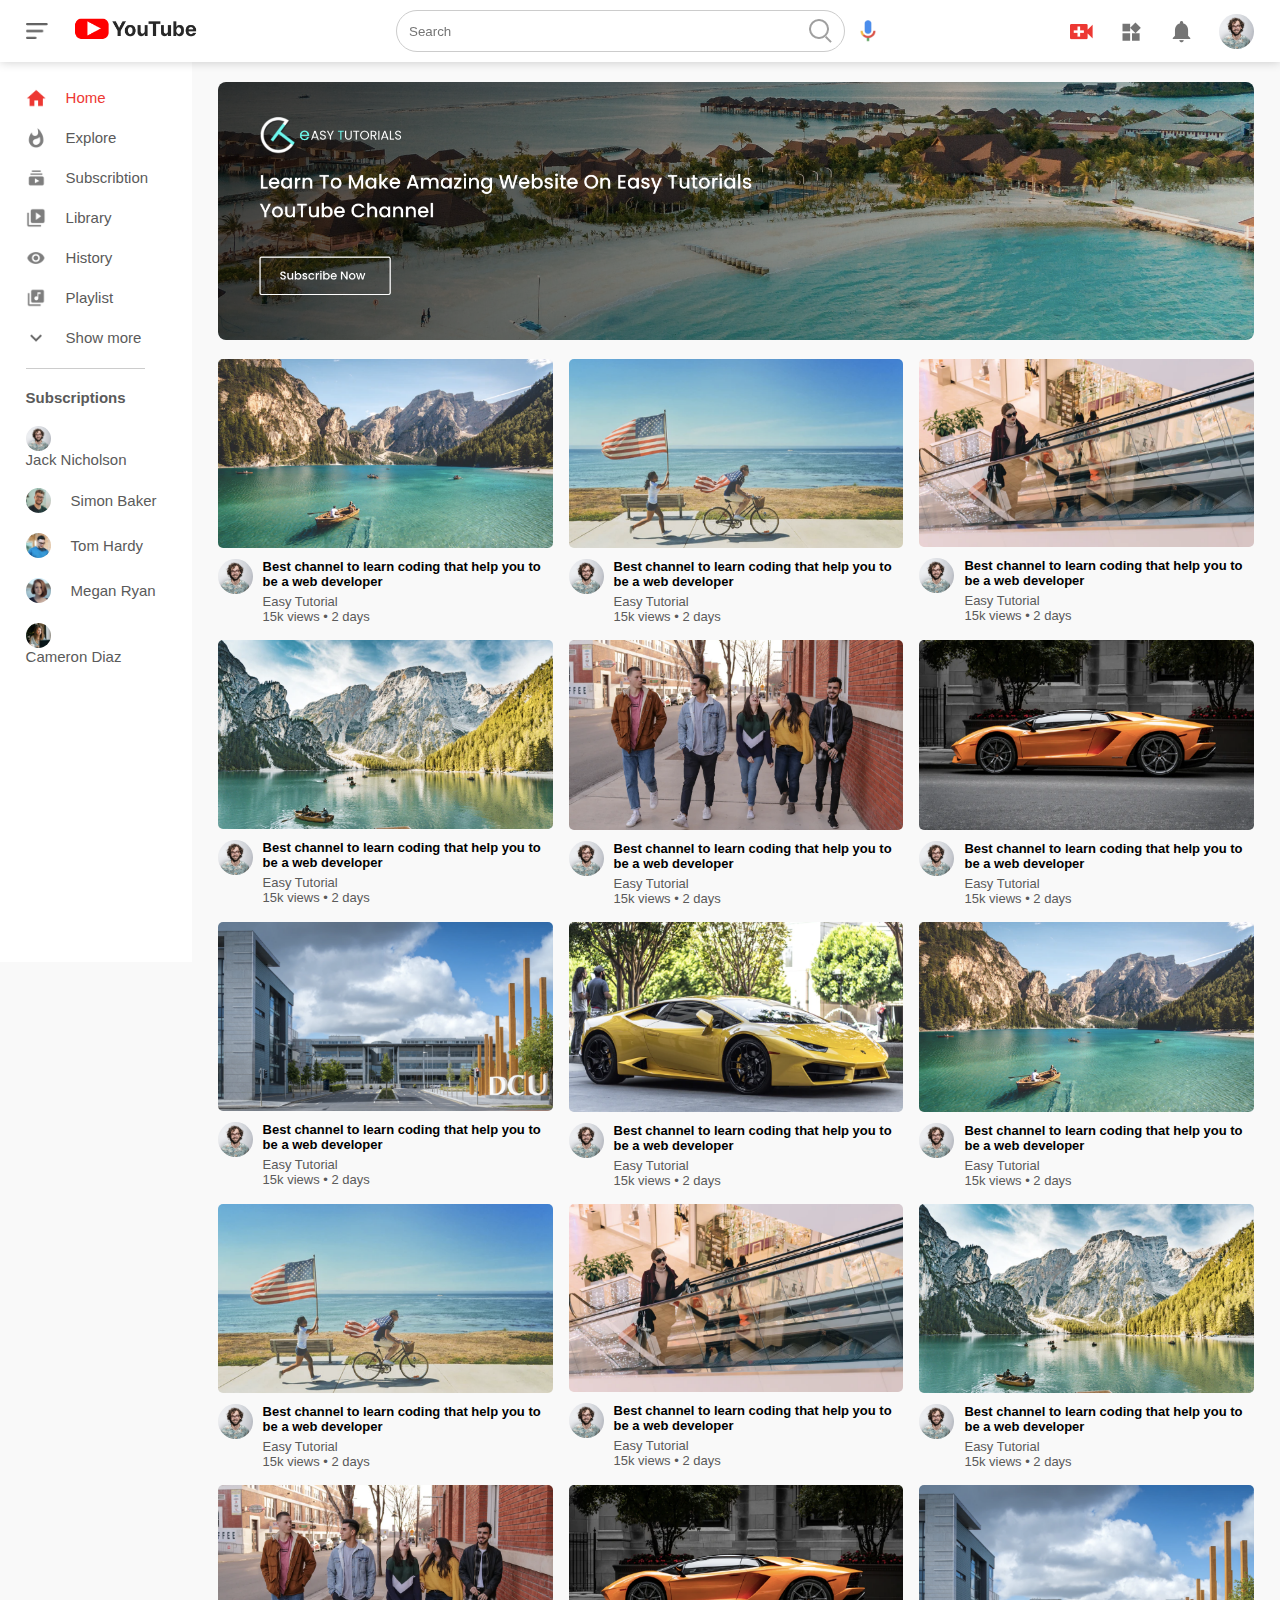
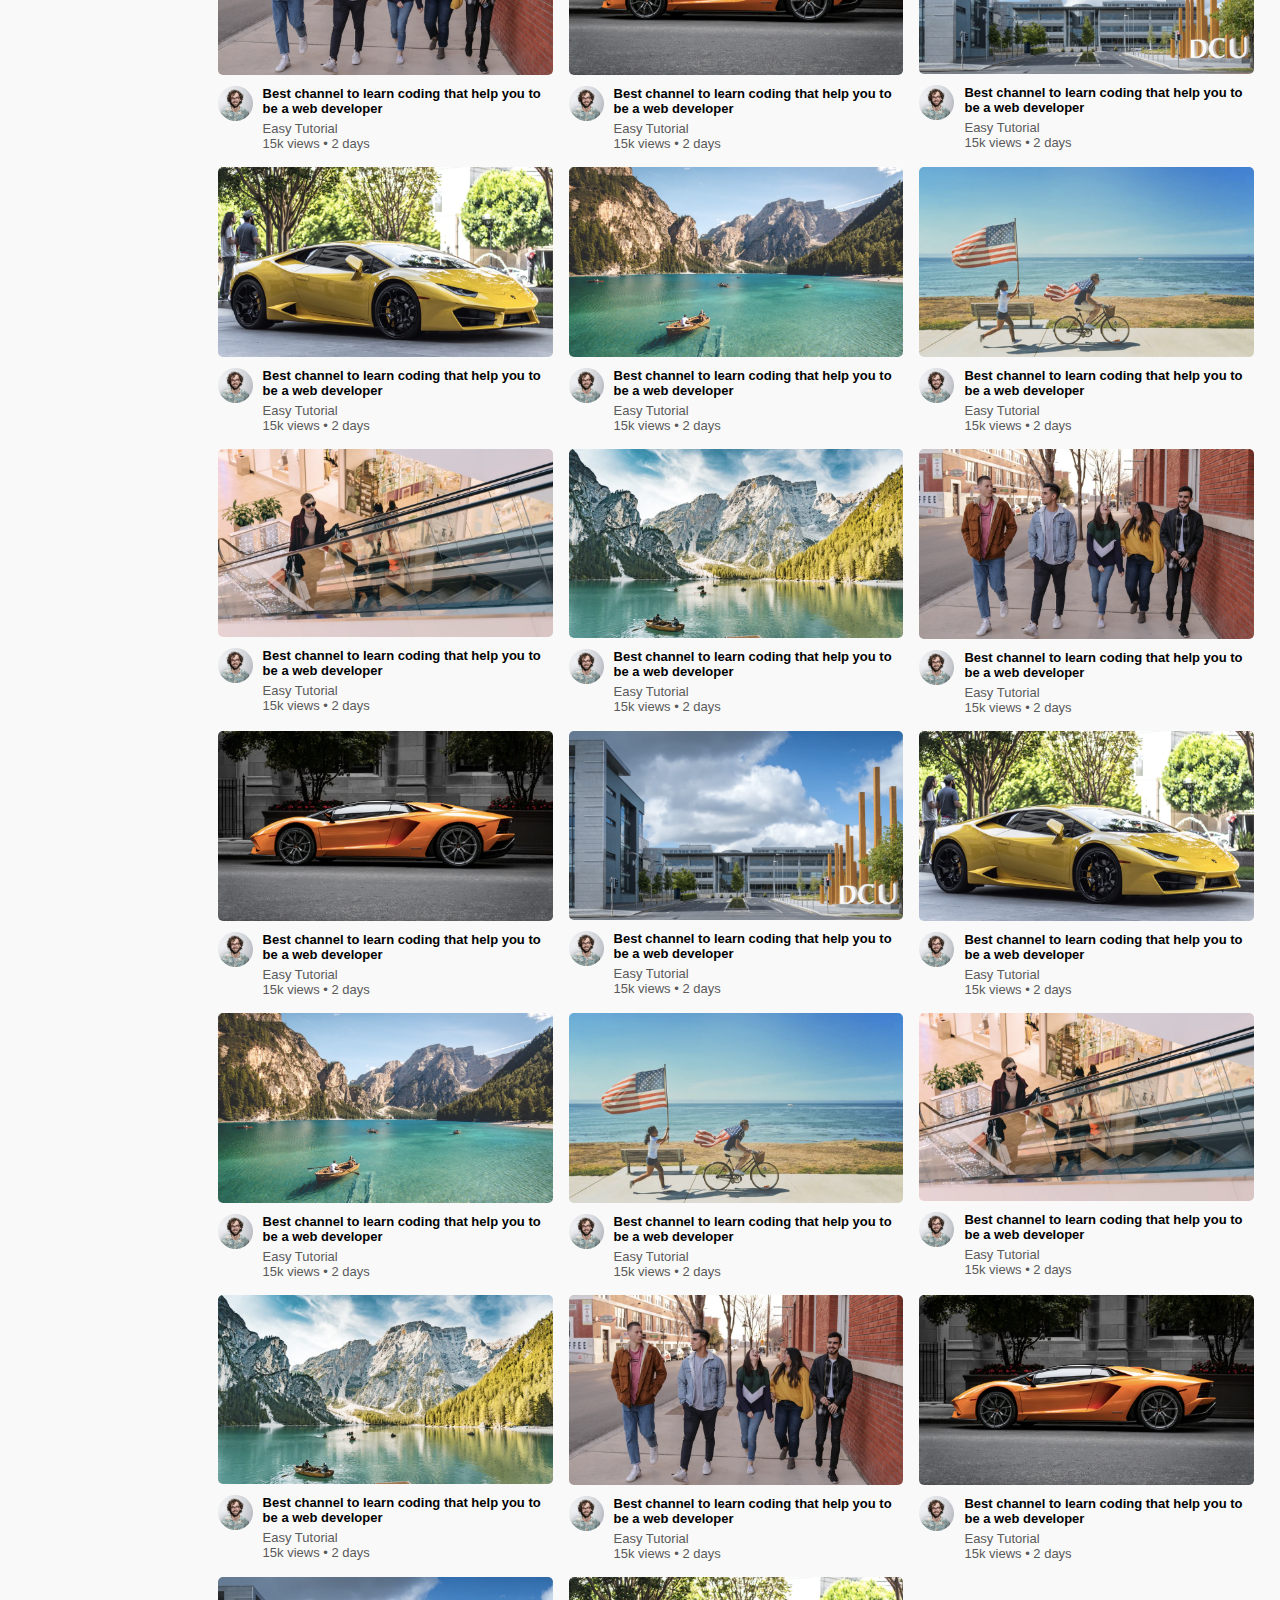
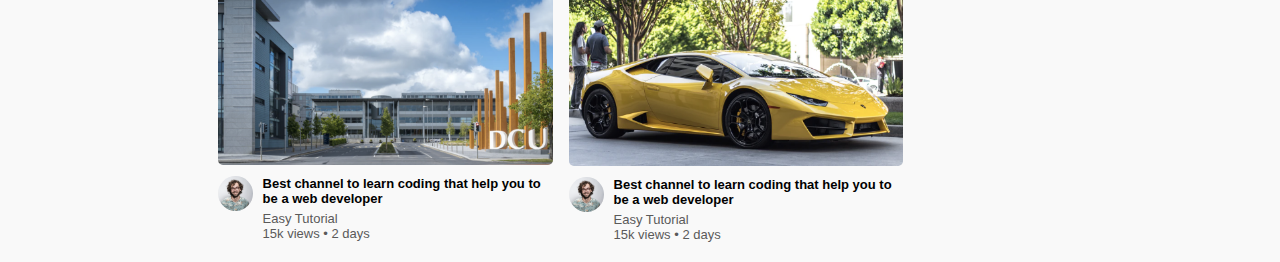
<file: index.html>
<!DOCTYPE html>
<html lang="en">
<head>
    <meta charset="UTF-8">
    <meta name="viewport" content="width=device-width, initial-scale=1.0">
    <title>Youtube</title>
    <link rel="shortcut icon" href="images/youtube-logo-hd-8.png" type="image/x-icon">
    <link rel="stylesheet" href="style.css">
</head>
<body>
    
      <!----Nav-->

   <nav class="flex-div">
    <div class="nav-left flex-div">
        <img src="images/menu.png" class="menu-icon">
       <a href="index.html"><img src="images/logo1.png" class="logo"></a> 

    </div>
    <div class="nav-middle flex-div">
        <div class="search-box flex-div">
           <input type="text" placeholder="Search">
           <img src="images/search.png">   

        </div>
        <img src="images/voice-search.png" class="mic-icon">

    </div>
    <div class="nav-right flex-div">
        <img src="images/upload.png">
        <img src="images/more.png">
        <img src="images/notification.png">
        <img src="images/Jack.png" class="user-icon">
    </div>

   </nav>

   <!----sidebar------>
    <div class="sidebar">
        <div class="shortcut-links">
            <a href=""><img src="images/home.png" alt=""><p>Home</p></a>
            <a href=""><img src="images/explore.png" alt=""><p>Explore</p></a>
            <a href=""><img src="images/subscriprion.png" alt=""><p>Subscribtion</p></a>
            <a href=""><img src="images/library.png" alt=""><p>Library</p></a>
            <a href=""><img src="images/history.png" alt=""><p>History</p></a>
            <a href=""><img src="images/playlist.png" alt=""><p>Playlist</p></a>
            <a href=""><img src="images/show-more.png" alt=""><p>Show more</p></a>
            <hr>


        </div>
        <div class="subscribed-list">
            <h3>Subscriptions</h3>
            <a href=""><img src="images/Jack.png" alt=""><p>Jack Nicholson</p></a>
            <a href=""><img src="images/simon.png" alt=""><p>Simon Baker</p></a>
            <a href=""><img src="images/tom.png" alt=""><p>Tom Hardy</p></a>
            <a href=""><img src="images/megan.png" alt=""><p>Megan Ryan</p></a>
            <a href=""><img src="images/cameron.png" alt=""><p>Cameron Diaz</p></a>
        </div>
    </div>

    <!----Main-->
    <div class="container">
        <div class="banner">
            <img src="images/banner.png" alt="">

        </div>
          <div class="list-container">
               <div class="vid-list">
                 <a href="play-video.html"> <img src="images/thumbnail1.png" class="thumbnail" alt=""></a>
                 <div class="flex-div">
                     <img src="images/Jack.png" alt="">
                     <div class="vid-info">
                        <a href="">Best channel to learn coding that help you to be a web developer</a>
                        <p>Easy Tutorial</p>
                        <p>15k views &bull; 2 days</p>
                     </div>
                 </div>
             </div>
             <div class="vid-list">
                <a href="play-video.html"> <img src="images/thumbnail2.png" class="thumbnail" alt=""></a>
                <div class="flex-div">
                    <img src="images/Jack.png" alt="">
                    <div class="vid-info">
                       <a href="">Best channel to learn coding that help you to be a web developer</a>
                       <p>Easy Tutorial</p>
                       <p>15k views &bull; 2 days</p>
                    </div>
                </div>
            </div>
            <div class="vid-list">
                <a href="play-video.html"> <img src="images/thumbnail3.png" class="thumbnail" alt=""></a>
                <div class="flex-div">
                    <img src="images/Jack.png" alt="">
                    <div class="vid-info">
                       <a href="">Best channel to learn coding that help you to be a web developer</a>
                       <p>Easy Tutorial</p>
                       <p>15k views &bull; 2 days</p>
                    </div>
                </div>
            </div>
            <div class="vid-list">
                <a href="play-video.html"> <img src="images/thumbnail4.png" class="thumbnail" alt=""></a>
                <div class="flex-div">
                    <img src="images/Jack.png" alt="">
                    <div class="vid-info">
                       <a href="">Best channel to learn coding that help you to be a web developer</a>
                       <p>Easy Tutorial</p>
                       <p>15k views &bull; 2 days</p>
                    </div>
                </div>
            </div>
            <div class="vid-list">
                <a href="play-video.html"> <img src="images/thumbnail5.png" class="thumbnail" alt=""></a>
                <div class="flex-div">
                    <img src="images/Jack.png" alt="">
                    <div class="vid-info">
                       <a href="">Best channel to learn coding that help you to be a web developer</a>
                       <p>Easy Tutorial</p>
                       <p>15k views &bull; 2 days</p>
                    </div>
                </div>
            </div>
            <div class="vid-list">
                <a href="play-video.html"> <img src="images/thumbnail6.png" class="thumbnail" alt=""></a>
                <div class="flex-div">
                    <img src="images/Jack.png" alt="">
                    <div class="vid-info">
                       <a href="">Best channel to learn coding that help you to be a web developer</a>
                       <p>Easy Tutorial</p>
                       <p>15k views &bull; 2 days</p>
                    </div>
                </div>
            </div>
            <div class="vid-list">
                <a href="play-video.html"> <img src="images/thumbnail7.png" class="thumbnail" alt=""></a>
                <div class="flex-div">
                    <img src="images/Jack.png" alt="">
                    <div class="vid-info">
                       <a href="">Best channel to learn coding that help you to be a web developer</a>
                       <p>Easy Tutorial</p>
                       <p>15k views &bull; 2 days</p>
                    </div>
                </div>
            </div>
            <div class="vid-list">
                <a href="play-video.html"> <img src="images/thumbnail8.png" class="thumbnail" alt=""></a>
                <div class="flex-div">
                    <img src="images/Jack.png" alt="">
                    <div class="vid-info">
                       <a href="">Best channel to learn coding that help you to be a web developer</a>
                       <p>Easy Tutorial</p>
                       <p>15k views &bull; 2 days</p>
                    </div>
                </div>
            </div>
            <div class="vid-list">
                <a href="play-video.html"> <img src="images/thumbnail1.png" class="thumbnail" alt=""></a>
                <div class="flex-div">
                    <img src="images/Jack.png" alt="">
                    <div class="vid-info">
                       <a href="">Best channel to learn coding that help you to be a web developer</a>
                       <p>Easy Tutorial</p>
                       <p>15k views &bull; 2 days</p>
                    </div>
                </div>
            </div>
            <div class="vid-list">
               <a href="play-video.html"> <img src="images/thumbnail2.png" class="thumbnail" alt=""></a>
               <div class="flex-div">
                   <img src="images/Jack.png" alt="">
                   <div class="vid-info">
                      <a href="">Best channel to learn coding that help you to be a web developer</a>
                      <p>Easy Tutorial</p>
                      <p>15k views &bull; 2 days</p>
                   </div>
               </div>
           </div>
           <div class="vid-list">
               <a href="play-video.html"> <img src="images/thumbnail3.png" class="thumbnail" alt=""></a>
               <div class="flex-div">
                   <img src="images/Jack.png" alt="">
                   <div class="vid-info">
                      <a href="">Best channel to learn coding that help you to be a web developer</a>
                      <p>Easy Tutorial</p>
                      <p>15k views &bull; 2 days</p>
                   </div>
               </div>
           </div>
           <div class="vid-list">
               <a href="play-video.html"> <img src="images/thumbnail4.png" class="thumbnail" alt=""></a>
               <div class="flex-div">
                   <img src="images/Jack.png" alt="">
                   <div class="vid-info">
                      <a href="">Best channel to learn coding that help you to be a web developer</a>
                      <p>Easy Tutorial</p>
                      <p>15k views &bull; 2 days</p>
                   </div>
               </div>
           </div>
           <div class="vid-list">
               <a href="play-video.html"> <img src="images/thumbnail5.png" class="thumbnail" alt=""></a>
               <div class="flex-div">
                   <img src="images/Jack.png" alt="">
                   <div class="vid-info">
                      <a href="">Best channel to learn coding that help you to be a web developer</a>
                      <p>Easy Tutorial</p>
                      <p>15k views &bull; 2 days</p>
                   </div>
               </div>
           </div>
           <div class="vid-list">
               <a href="play-video.html"> <img src="images/thumbnail6.png" class="thumbnail" alt=""></a>
               <div class="flex-div">
                   <img src="images/Jack.png" alt="">
                   <div class="vid-info">
                      <a href="">Best channel to learn coding that help you to be a web developer</a>
                      <p>Easy Tutorial</p>
                      <p>15k views &bull; 2 days</p>
                   </div>
               </div>
           </div>
           <div class="vid-list">
               <a href="play-video.html"> <img src="images/thumbnail7.png" class="thumbnail" alt=""></a>
               <div class="flex-div">
                   <img src="images/Jack.png" alt="">
                   <div class="vid-info">
                      <a href="">Best channel to learn coding that help you to be a web developer</a>
                      <p>Easy Tutorial</p>
                      <p>15k views &bull; 2 days</p>
                   </div>
               </div>
           </div>
           <div class="vid-list">
               <a href="play-video.html"> <img src="images/thumbnail8.png" class="thumbnail" alt=""></a>
               <div class="flex-div">
                   <img src="images/Jack.png" alt="">
                   <div class="vid-info">
                      <a href="">Best channel to learn coding that help you to be a web developer</a>
                      <p>Easy Tutorial</p>
                      <p>15k views &bull; 2 days</p>
                   </div>
               </div>
           </div>
           <div class="vid-list">
            <a href="play-video.html"> <img src="images/thumbnail1.png" class="thumbnail" alt=""></a>
            <div class="flex-div">
                <img src="images/Jack.png" alt="">
                <div class="vid-info">
                   <a href="">Best channel to learn coding that help you to be a web developer</a>
                   <p>Easy Tutorial</p>
                   <p>15k views &bull; 2 days</p>
                </div>
            </div>
        </div>
        <div class="vid-list">
           <a href="play-video.html"> <img src="images/thumbnail2.png" class="thumbnail" alt=""></a>
           <div class="flex-div">
               <img src="images/Jack.png" alt="">
               <div class="vid-info">
                  <a href="">Best channel to learn coding that help you to be a web developer</a>
                  <p>Easy Tutorial</p>
                  <p>15k views &bull; 2 days</p>
               </div>
           </div>
       </div>
       <div class="vid-list">
           <a href="play-video.html"> <img src="images/thumbnail3.png" class="thumbnail" alt=""></a>
           <div class="flex-div">
               <img src="images/Jack.png" alt="">
               <div class="vid-info">
                  <a href="">Best channel to learn coding that help you to be a web developer</a>
                  <p>Easy Tutorial</p>
                  <p>15k views &bull; 2 days</p>
               </div>
           </div>
       </div>
       <div class="vid-list">
           <a href="play-video.html"> <img src="images/thumbnail4.png" class="thumbnail" alt=""></a>
           <div class="flex-div">
               <img src="images/Jack.png" alt="">
               <div class="vid-info">
                  <a href="">Best channel to learn coding that help you to be a web developer</a>
                  <p>Easy Tutorial</p>
                  <p>15k views &bull; 2 days</p>
               </div>
           </div>
       </div>
       <div class="vid-list">
           <a href="play-video.html"> <img src="images/thumbnail5.png" class="thumbnail" alt=""></a>
           <div class="flex-div">
               <img src="images/Jack.png" alt="">
               <div class="vid-info">
                  <a href="">Best channel to learn coding that help you to be a web developer</a>
                  <p>Easy Tutorial</p>
                  <p>15k views &bull; 2 days</p>
               </div>
           </div>
       </div>
       <div class="vid-list">
           <a href="play-video.html"> <img src="images/thumbnail6.png" class="thumbnail" alt=""></a>
           <div class="flex-div">
               <img src="images/Jack.png" alt="">
               <div class="vid-info">
                  <a href="">Best channel to learn coding that help you to be a web developer</a>
                  <p>Easy Tutorial</p>
                  <p>15k views &bull; 2 days</p>
               </div>
           </div>
       </div>
       <div class="vid-list">
           <a href="play-video.html"> <img src="images/thumbnail7.png" class="thumbnail" alt=""></a>
           <div class="flex-div">
               <img src="images/Jack.png" alt="">
               <div class="vid-info">
                  <a href="">Best channel to learn coding that help you to be a web developer</a>
                  <p>Easy Tutorial</p>
                  <p>15k views &bull; 2 days</p>
               </div>
           </div>
       </div>
       <div class="vid-list">
           <a href="play-video.html"> <img src="images/thumbnail8.png" class="thumbnail" alt=""></a>
           <div class="flex-div">
               <img src="images/Jack.png" alt="">
               <div class="vid-info">
                  <a href="">Best channel to learn coding that help you to be a web developer</a>
                  <p>Easy Tutorial</p>
                  <p>15k views &bull; 2 days</p>
               </div>
           </div>
       </div>
       <div class="vid-list">
        <a href="play-video.html"> <img src="images/thumbnail1.png" class="thumbnail" alt=""></a>
        <div class="flex-div">
            <img src="images/Jack.png" alt="">
            <div class="vid-info">
               <a href="">Best channel to learn coding that help you to be a web developer</a>
               <p>Easy Tutorial</p>
               <p>15k views &bull; 2 days</p>
            </div>
        </div>
    </div>
    <div class="vid-list">
       <a href="play-video.html"> <img src="images/thumbnail2.png" class="thumbnail" alt=""></a>
       <div class="flex-div">
           <img src="images/Jack.png" alt="">
           <div class="vid-info">
              <a href="">Best channel to learn coding that help you to be a web developer</a>
              <p>Easy Tutorial</p>
              <p>15k views &bull; 2 days</p>
           </div>
       </div>
   </div>
   <div class="vid-list">
       <a href="play-video.html"> <img src="images/thumbnail3.png" class="thumbnail" alt=""></a>
       <div class="flex-div">
           <img src="images/Jack.png" alt="">
           <div class="vid-info">
              <a href="">Best channel to learn coding that help you to be a web developer</a>
              <p>Easy Tutorial</p>
              <p>15k views &bull; 2 days</p>
           </div>
       </div>
   </div>
   <div class="vid-list">
       <a href="play-video.html"> <img src="images/thumbnail4.png" class="thumbnail" alt=""></a>
       <div class="flex-div">
           <img src="images/Jack.png" alt="">
           <div class="vid-info">
              <a href="">Best channel to learn coding that help you to be a web developer</a>
              <p>Easy Tutorial</p>
              <p>15k views &bull; 2 days</p>
           </div>
       </div>
   </div>
   <div class="vid-list">
       <a href="play-video.html"> <img src="images/thumbnail5.png" class="thumbnail" alt=""></a>
       <div class="flex-div">
           <img src="images/Jack.png" alt="">
           <div class="vid-info">
              <a href="">Best channel to learn coding that help you to be a web developer</a>
              <p>Easy Tutorial</p>
              <p>15k views &bull; 2 days</p>
           </div>
       </div>
   </div>
   <div class="vid-list">
       <a href="play-video.html"> <img src="images/thumbnail6.png" class="thumbnail" alt=""></a>
       <div class="flex-div">
           <img src="images/Jack.png" alt="">
           <div class="vid-info">
              <a href="">Best channel to learn coding that help you to be a web developer</a>
              <p>Easy Tutorial</p>
              <p>15k views &bull; 2 days</p>
           </div>
       </div>
   </div>
   <div class="vid-list">
       <a href="play-video.html"> <img src="images/thumbnail7.png" class="thumbnail" alt=""></a>
       <div class="flex-div">
           <img src="images/Jack.png" alt="">
           <div class="vid-info">
              <a href="">Best channel to learn coding that help you to be a web developer</a>
              <p>Easy Tutorial</p>
              <p>15k views &bull; 2 days</p>
           </div>
       </div>
   </div>
   <div class="vid-list">
       <a href="play-video.html"> <img src="images/thumbnail8.png" class="thumbnail" alt=""></a>
       <div class="flex-div">
           <img src="images/Jack.png" alt="">
           <div class="vid-info">
              <a href="">Best channel to learn coding that help you to be a web developer</a>
              <p>Easy Tutorial</p>
              <p>15k views &bull; 2 days</p>
           </div>
       </div>
   </div>

            
            </div>
    </div>
        
    


    <script src="script.js"></script>
</body>
</html>
</file>
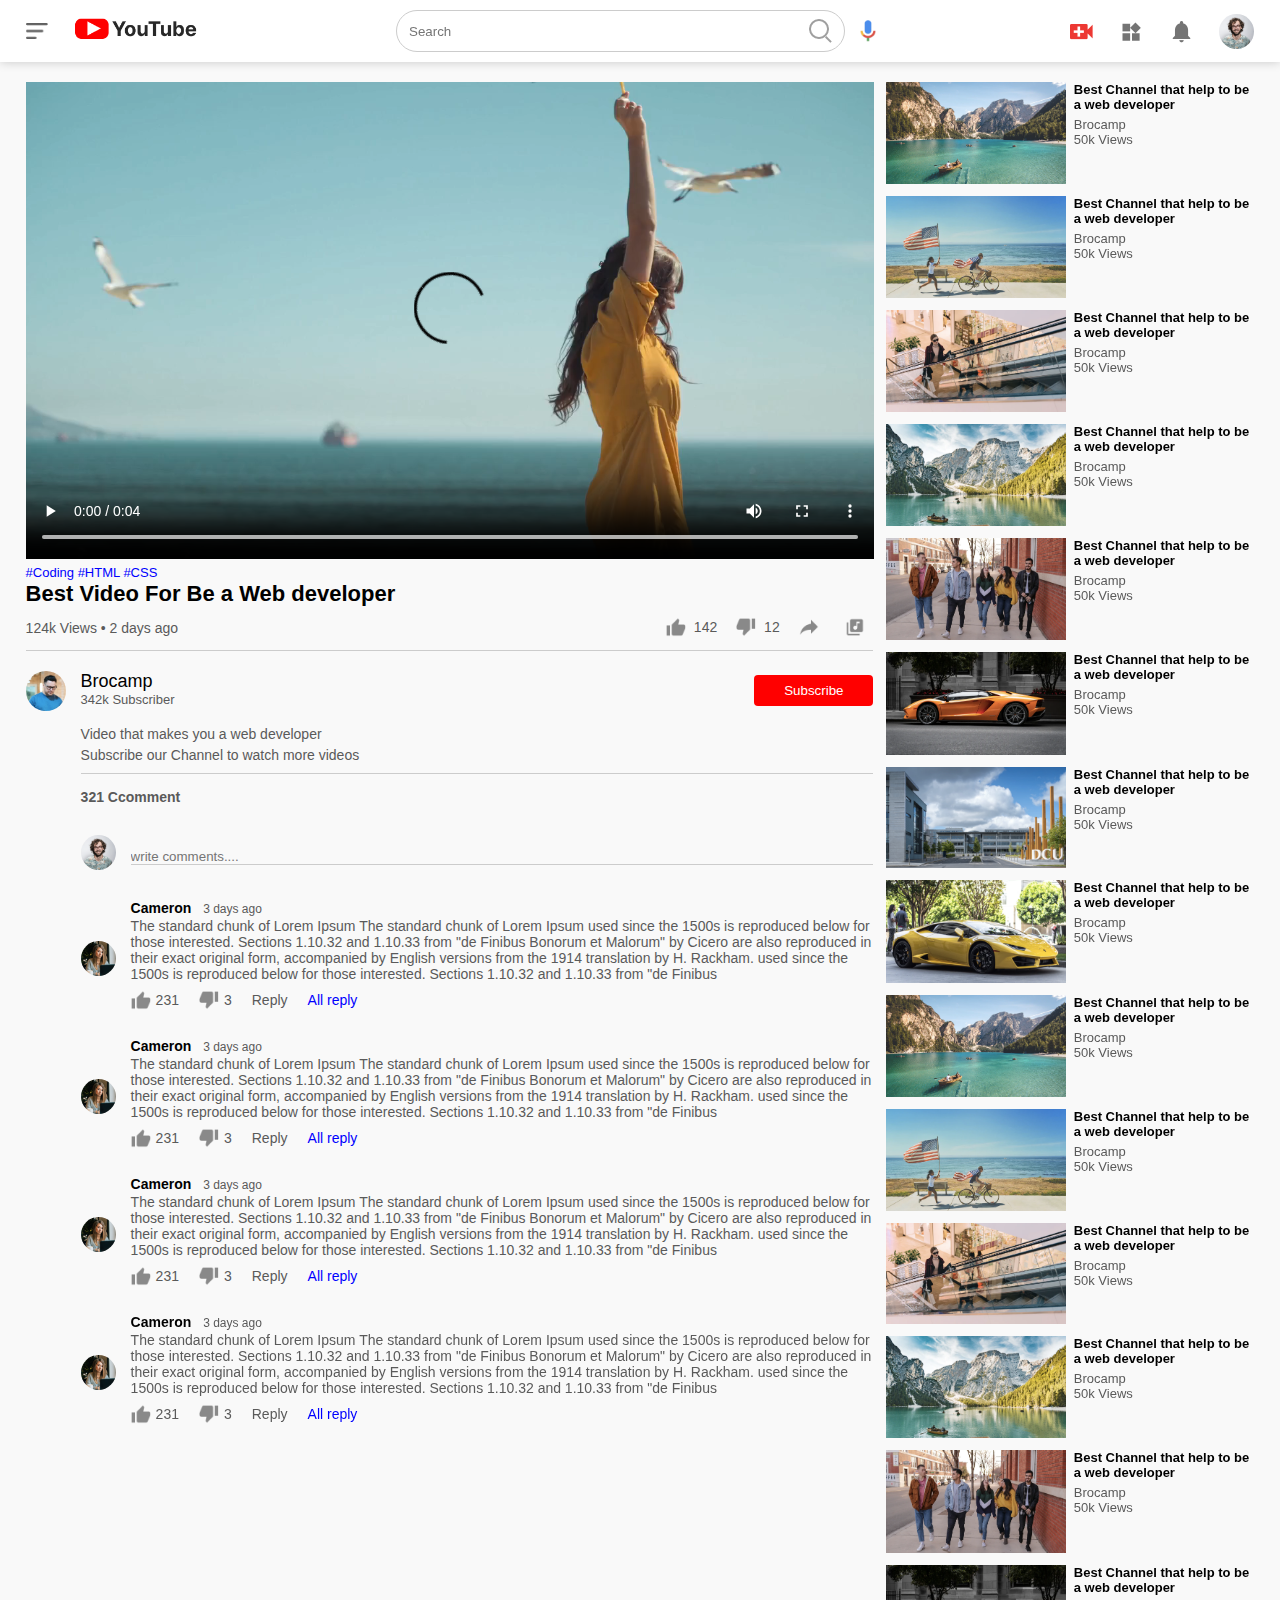
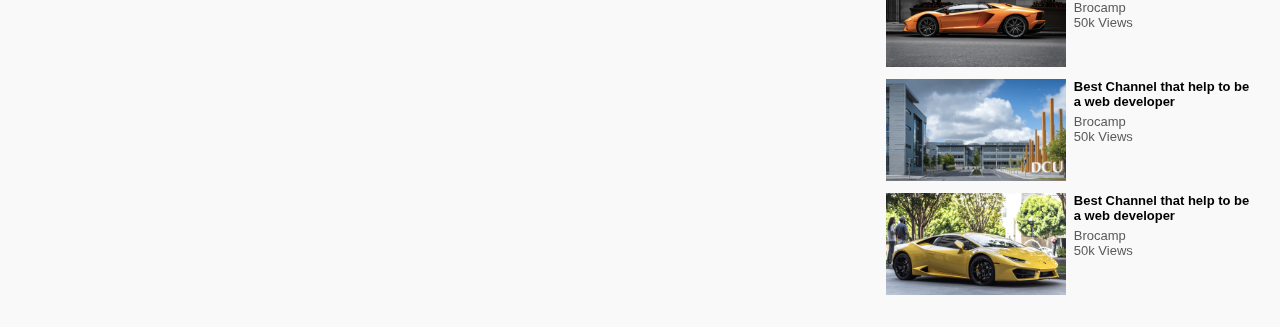
<file: play-video.html>
<!DOCTYPE html>
<html lang="en">
<head>
    <meta charset="UTF-8">
    <meta name="viewport" content="width=device-width, initial-scale=1.0">
    <title>Play Video -Youtube</title>
    <link rel="stylesheet" href="style.css">
</head>
<body>

    <nav class="flex-div">
        <div class="nav-left flex-div">
            <img src="images/menu.png" class="menu-icon">
            <a href="index.html"><img src="images/logo1.png" class="logo"></a>
    
        </div>
        <div class="nav-middle flex-div">
            <div class="search-box flex-div">
               <input type="text" placeholder="Search">
               <img src="images/search.png">   
    
            </div>
            <img src="images/voice-search.png" class="mic-icon">
    
        </div>
        <div class="nav-right flex-div">
            <img src="images/upload.png">
            <img src="images/more.png">
            <img src="images/notification.png">
            <img src="images/Jack.png" class="user-icon">
        </div>
    
       </nav>

       <div class="container play-container">
          <div class="row">
            <div class="play-video">
                <video src="images/video.mp4" type="video/mp4" controls autoplay></video>
                <div class="tags">
                    <a href="">#Coding </a><a href=""> #HTML</a><a href="">  #CSS</a>
                </div>
                <h3>Best Video For Be a Web developer</h3>
                <div class="play-video-info">
                    <p>124k Views &bull; 2 days ago</p>
                    <div>
                        <a href=""><img src="images/like.png">142</a>
                        <a href=""><img src="images/dislike.png">12</a>
                        <a href=""><img src="images/share.png"></a>
                        <a href=""><img src="images/save.png"></a>
                    </div>
                </div>
                <hr>
                <div class="publisher">
                    <img src="images/tom.png">
                    <div>
                        <p>Brocamp</p>
                        <span>342k Subscriber</span>
                    </div>
                    <button>Subscribe</button>
                </div>
                <div class="vid-description">
                    <p>Video that makes you a web developer</p>
                    <p>Subscribe our Channel to watch more videos</p>
                    <hr>
                    <h4>321 Ccomment</h4>

                    <div class="add-comment">
                        <img src="images/Jack.png">
                        <input type="text" placeholder="write comments....">
                    </div>
                    <div class="old-comment">
                        <img src="images/cameron.png">
                        <div>
                            <h3>Cameron <span>3 days ago</span></h3>
                        <p>The standard chunk of Lorem Ipsum The standard chunk of Lorem Ipsum used since the 1500s is reproduced below for those interested. Sections 1.10.32 and 1.10.33 from "de Finibus Bonorum et Malorum" by Cicero are also reproduced in their exact original form, accompanied by English versions from the 1914 translation by H. Rackham. used since the 1500s is reproduced below for those interested. Sections 1.10.32 and 1.10.33 from "de Finibus </p>
                        <div class="comment-action">
                            <img src="images/like.png">
                            <span>231</span>
                            <img src="images/dislike.png">
                            <span>3</span>
                            <span>Reply</span>
                            <a href="">All reply</a>
                        </div>


                        </div>
                        

                
                    </div>
                    <div class="old-comment">
                        <img src="images/cameron.png">
                        <div>
                            <h3>Cameron <span>3 days ago</span></h3>
                        <p>The standard chunk of Lorem Ipsum The standard chunk of Lorem Ipsum used since the 1500s is reproduced below for those interested. Sections 1.10.32 and 1.10.33 from "de Finibus Bonorum et Malorum" by Cicero are also reproduced in their exact original form, accompanied by English versions from the 1914 translation by H. Rackham. used since the 1500s is reproduced below for those interested. Sections 1.10.32 and 1.10.33 from "de Finibus </p>
                        <div class="comment-action">
                            <img src="images/like.png">
                            <span>231</span>
                            <img src="images/dislike.png">
                            <span>3</span>
                            <span>Reply</span>
                            <a href="">All reply</a>
                        </div>


                        </div>
                        

                
                    </div>
                    <div class="old-comment">
                        <img src="images/cameron.png">
                        <div>
                            <h3>Cameron <span>3 days ago</span></h3>
                        <p>The standard chunk of Lorem Ipsum The standard chunk of Lorem Ipsum used since the 1500s is reproduced below for those interested. Sections 1.10.32 and 1.10.33 from "de Finibus Bonorum et Malorum" by Cicero are also reproduced in their exact original form, accompanied by English versions from the 1914 translation by H. Rackham. used since the 1500s is reproduced below for those interested. Sections 1.10.32 and 1.10.33 from "de Finibus </p>
                        <div class="comment-action">
                            <img src="images/like.png">
                            <span>231</span>
                            <img src="images/dislike.png">
                            <span>3</span>
                            <span>Reply</span>
                            <a href="">All reply</a>
                        </div>


                        </div>
                        

                
                    </div>
                    <div class="old-comment">
                        <img src="images/cameron.png">
                        <div>
                            <h3>Cameron <span>3 days ago</span></h3>
                        <p>The standard chunk of Lorem Ipsum The standard chunk of Lorem Ipsum used since the 1500s is reproduced below for those interested. Sections 1.10.32 and 1.10.33 from "de Finibus Bonorum et Malorum" by Cicero are also reproduced in their exact original form, accompanied by English versions from the 1914 translation by H. Rackham. used since the 1500s is reproduced below for those interested. Sections 1.10.32 and 1.10.33 from "de Finibus </p>
                        <div class="comment-action">
                            <img src="images/like.png">
                            <span>231</span>
                            <img src="images/dislike.png">
                            <span>3</span>
                            <span>Reply</span>
                            <a href="">All reply</a>
                        </div>


                        </div>
                        

                
                    </div>
                    
                    
                </div>
            </div>
            <div class="right-sidebar">
                <div class="side-video-lists">
                    <a href="" class="small-thumbnail"><img src="images/thumbnail1.png" ></a>
                    <div class="vid-info">
                        <a href="">Best Channel that help to be a web developer</a>
                        <p>Brocamp</p>
                        <p>50k Views</p>
                    </div>
                </div>
                <div class="side-video-lists">
                    <a href="" class="small-thumbnail"><img src="images/thumbnail2.png" ></a>
                    <div class="vid-info">
                        <a href="">Best Channel that help to be a web developer</a>
                        <p>Brocamp</p>
                        <p>50k Views</p>
                    </div>
                </div>
                <div class="side-video-lists">
                    <a href="" class="small-thumbnail"><img src="images/thumbnail3.png" ></a>
                    <div class="vid-info">
                        <a href="">Best Channel that help to be a web developer</a>
                        <p>Brocamp</p>
                        <p>50k Views</p>
                    </div>
                </div>
                <div class="side-video-lists">
                    <a href="" class="small-thumbnail"><img src="images/thumbnail4.png" ></a>
                    <div class="vid-info">
                        <a href="">Best Channel that help to be a web developer</a>
                        <p>Brocamp</p>
                        <p>50k Views</p>
                    </div>
                </div>
                <div class="side-video-lists">
                    <a href="" class="small-thumbnail"><img src="images/thumbnail5.png" ></a>
                    <div class="vid-info">
                        <a href="">Best Channel that help to be a web developer</a>
                        <p>Brocamp</p>
                        <p>50k Views</p>
                    </div>
                </div>
                <div class="side-video-lists">
                    <a href="" class="small-thumbnail"><img src="images/thumbnail6.png" ></a>
                    <div class="vid-info">
                        <a href="">Best Channel that help to be a web developer</a>
                        <p>Brocamp</p>
                        <p>50k Views</p>
                    </div>
                </div>
                <div class="side-video-lists">
                    <a href="" class="small-thumbnail"><img src="images/thumbnail7.png" ></a>
                    <div class="vid-info">
                        <a href="">Best Channel that help to be a web developer</a>
                        <p>Brocamp</p>
                        <p>50k Views</p>
                    </div>
                </div>
                <div class="side-video-lists">
                    <a href="" class="small-thumbnail"><img src="images/thumbnail8.png" ></a>
                    <div class="vid-info">
                        <a href="">Best Channel that help to be a web developer</a>
                        <p>Brocamp</p>
                        <p>50k Views</p>
                    </div>
                </div>
                <div class="side-video-lists">
                    <a href="" class="small-thumbnail"><img src="images/thumbnail1.png" ></a>
                    <div class="vid-info">
                        <a href="">Best Channel that help to be a web developer</a>
                        <p>Brocamp</p>
                        <p>50k Views</p>
                    </div>
                </div>
                <div class="side-video-lists">
                    <a href="" class="small-thumbnail"><img src="images/thumbnail2.png" ></a>
                    <div class="vid-info">
                        <a href="">Best Channel that help to be a web developer</a>
                        <p>Brocamp</p>
                        <p>50k Views</p>
                    </div>
                </div>
                <div class="side-video-lists">
                    <a href="" class="small-thumbnail"><img src="images/thumbnail3.png" ></a>
                    <div class="vid-info">
                        <a href="">Best Channel that help to be a web developer</a>
                        <p>Brocamp</p>
                        <p>50k Views</p>
                    </div>
                </div>
                <div class="side-video-lists">
                    <a href="" class="small-thumbnail"><img src="images/thumbnail4.png" ></a>
                    <div class="vid-info">
                        <a href="">Best Channel that help to be a web developer</a>
                        <p>Brocamp</p>
                        <p>50k Views</p>
                    </div>
                </div>
                <div class="side-video-lists">
                    <a href="" class="small-thumbnail"><img src="images/thumbnail5.png" ></a>
                    <div class="vid-info">
                        <a href="">Best Channel that help to be a web developer</a>
                        <p>Brocamp</p>
                        <p>50k Views</p>
                    </div>
                </div>
                <div class="side-video-lists">
                    <a href="" class="small-thumbnail"><img src="images/thumbnail6.png" ></a>
                    <div class="vid-info">
                        <a href="">Best Channel that help to be a web developer</a>
                        <p>Brocamp</p>
                        <p>50k Views</p>
                    </div>
                </div>
                <div class="side-video-lists">
                    <a href="" class="small-thumbnail"><img src="images/thumbnail7.png" ></a>
                    <div class="vid-info">
                        <a href="">Best Channel that help to be a web developer</a>
                        <p>Brocamp</p>
                        <p>50k Views</p>
                    </div>
                </div>
                <div class="side-video-lists">
                    <a href="" class="small-thumbnail"><img src="images/thumbnail8.png" ></a>
                    <div class="vid-info">
                        <a href="">Best Channel that help to be a web developer</a>
                        <p>Brocamp</p>
                        <p>50k Views</p>
                    </div>
                </div>
            </div>

        
        </div>

       </div>

    
</body>
</html>
</file>
<file: style.css>
*{
    padding: 0;
    margin: 0;
    font-family:'poppins',sans-serif;
    box-sizing: border-box;
}

a{
    text-decoration: none;
    color: #5a5a5a;
}
img{
    cursor: pointer;
}
.flex-div{
    display: flex;
    align-items: center;
}
/* ------NAV--*/
nav{
    padding: 10px 2%;
    justify-content: space-between;
    box-shadow: 0 0 10px rgba(0,0,0,0.2);
    background: #fff;
    position: sticky;
    top: 0;
    z-index: 10;

}
.nav-right img{
    width: 25px;
    margin-right: 25px;


}
.nav-right .user-icon{
    width: 35px;
    border-radius: 50%;
    margin-right: 0;
}

.nav-left .menu-icon{
    width: 22px;
    margin-right: 25px;
}
.nav-left .logo{
    width: 130px;
}
.nav-middle .mic-icon{
    width: 16px;
}
.nav-middle .search-box{
    border: 1px solid #ccc;
    margin-right: 15px;
    padding: 8px 12px;
    border-radius: 25px;
}
.nav-middle .search-box input{
    width: 400px;
    border: 0;
    outline: 0;
    background: transparent;
}


/* Sidebar */
.sidebar{
    padding: 2%;
    background-color: #fff;
    position: fixed;
    top: 3;
    display: inline;
    height: 100vh;
    width: 15%;
}
.shortcut-links img{
    width: 20px;
    margin-right: 20px;

}
.shortcut-links a{
    display: flex;
    flex-wrap: wrap;
    margin-bottom: 20px;
    align-items: center;
    width: fit-content;
    font-size: 15px;
   
}
.shortcut-links a:first-child{
    color: #ed3833;
}
.sidebar hr{
    border: 0;
    height: 1px;
    background-color: #ccc;
    width: 85%;

}
.subscribed-list h3{
    font-size: 15px;
    margin: 20px 0;
    color: #5a5a5a;
}
.subscribed-list a{
    display: flex;
    align-items: center;
    margin-bottom: 20px;
    width: fit-content;
    flex-wrap: wrap;
    font-size: 15px;
}
.subscribed-list a img{
    width: 25px;
    border-radius: 50%;
    margin-right: 20px;
}
.small-sidebar{
    width: 5%;
    

}
.small-sidebar hr{
    width: 50%;
    margin-bottom: 25px;
}

.small-sidebar h3{
    display:none;
}
.small-sidebar a p {
    display: none;
}
.container{
    background-color: #f9f9f9;
    padding: 20px 2% 20px 17%;
}
.large-container{
    padding-left: 7%;
}
.banner{
    width: 100%;
}
.banner img{
    width: 100%;
    border-radius: 8px;
}
.list-container{
    display: grid;
    grid-template-columns: repeat(auto-fit, minmax(250px,1fr));
    grid-column-gap: 16px;
    grid-row-gap: 16px;
    margin-top: 15px;
}
.vid-list .thumbnail{
    width: 100%;
    border-radius: 5px;

}
.vid-list .flex-div{
    align-items: flex-start;
    margin-top: 7px;
}
.vid-list .flex-div img{
    width: 35px;
    margin-right: 10px;
    border-radius: 50%;

}
.vid-info{
    color: #5a5a5a;
    font-size: 13px;

}
.vid-info a{
    color: #000;
    font-weight: 600;
    display: block;
    margin-bottom: 5px;

}

/* Media query*/


@media (max-width:900px){
    .menu-icon{
        display: none;

    }
    .sidebar{
        display: none;
    }
    .container, .large-container{
        padding-left: 5%;
        padding-right: 5%;
    }
    .nav-right img{
        display: none;
    }
    .nav-right .user-icon{
        display: block;
        width: 30px;
    }
    .nav-middle .search-box input{
      width: 100px;  
    }
    .nav-middle .menu-icon{
        display: none;
    }
    .logo{
        width: 90px;
    }
}




/*----play video page -----*/
.play-container{
    padding-left:2% ;
}
.row{
    display: flex;
    justify-content: space-between;
    flex-wrap: wrap;
}
.play-video{
    flex-basis: 69%;
}
.right-sidebar{
    flex-basis: 30%;
}
.play-video video{
    width: 100%;
}
.side-video-lists{
    display: flex;
    justify-content: space-between;
    margin-bottom: 8px;
}
.side-video-lists img{
    width: 100%;
}
.side-video-lists .small-thumbnail{
    flex-basis: 49%;
}
.side-video-lists .vid-info{
    flex-basis: 49%;
}
.play-video .tags a{
    color:#0000ff;
    font-size: 13px;
}
.play-video h3{
    font-weight: 600;
    font-size: 22px;
}
.play-video .play-video-info{
    display: flex;
    align-items: center;
    justify-content: space-between;
    flex-wrap: wrap;
    margin-top: 10px;
    font-size: 14px;
    color: #5a5a5a;
}
.play-video .play-video-info a img{
    width: 20px;
    margin-right: 8px;


}
.play-video .play-video-info a{
    display: inline-flex;
    align-items: center;
    margin-left: 15px;

}
.play-video hr{
    border: 0;
    height: 1px;
    background-color: #ccc;
    margin:10px 0;
}
.publisher{
    display: flex;
    align-items: center;
    margin-top: 20px;

}
.publisher div{
    flex: 1;
    line-height: 18px;

}
.publisher img{
    width: 40px;
    border-radius: 50%;
    margin-right: 15px;
}
.publisher div p{
    color: #000;
    font-weight: 600px;
    font-size: 18px;

}
.publisher div span{
    font-size: 13px;
    color: #5a5a5a;
}
.publisher button{
    background-color: red;
    color: #fff;
    padding: 8px 30px;
    border: 0;
    outline: 0;
    border-radius: 4px;
    cursor: pointer;
}
.vid-description{
    padding-left: 55px;
    margin: 15px 0;

}
.vid-description p{
    font-size: 14px;
    margin-bottom: 5px;
    color: #5a5a5a;
}
.vid-description h4{
    font-size: 14px;
    color: #5a5a5a;
    margin-top: 15px;
}
.add-comment{
display: flex;
align-items: center;
margin: 30px 0;
}
.add-comment img{
    width: 35px;
    border-radius: 50%;
    margin-right: 15px;
}
.add-comment input{
    border: 0;
    outline: 0;
    border-bottom: 1px solid #ccc;
    width: 100%;
    padding-top: 10px;
    background: transparent;
}
.old-comment{
    display: flex;
    align-items: center;
    margin: 20px 0;

}
.old-comment img{
    width: 35px;
    border-radius: 50%;
    margin-right: 15px;
}
.old-comment h3{
    font-size: 14px;
    margin-bottom: 2px;
}
.old-comment h3 span{
    font-size: 12px;
    color: #5a5a5a;
    font-weight: 500;
    margin-left: 8px;
}
.old-comment .comment-action{
    display: flex;
    align-items: center;
    margin: 8px 0;
    font-size: 14px;
}
.old-comment .comment-action img{
    border-radius: 0;
    width: 20px;
    margin-right: 5px;
}
.old-comment .comment-action span{
    margin-right: 20px;
    color: #5a5a5a;
}
.old-comment .comment-action a{
    color: #0000ff;
}

@media (max-width:900px)
{
    .play-video{
        flex-basis: 100%;
    }
    .right-sidebar{
        flex-basis: 100%;
    }
    .play-container{
        padding-left: 5%;
    }
    .vid-description{
        padding-left: 0;
    }
    .play-video .play-video-info a{
        margin-left: 0;
        margin-right: 15px;
        margin-top: 15px;
    }

}
</file>
